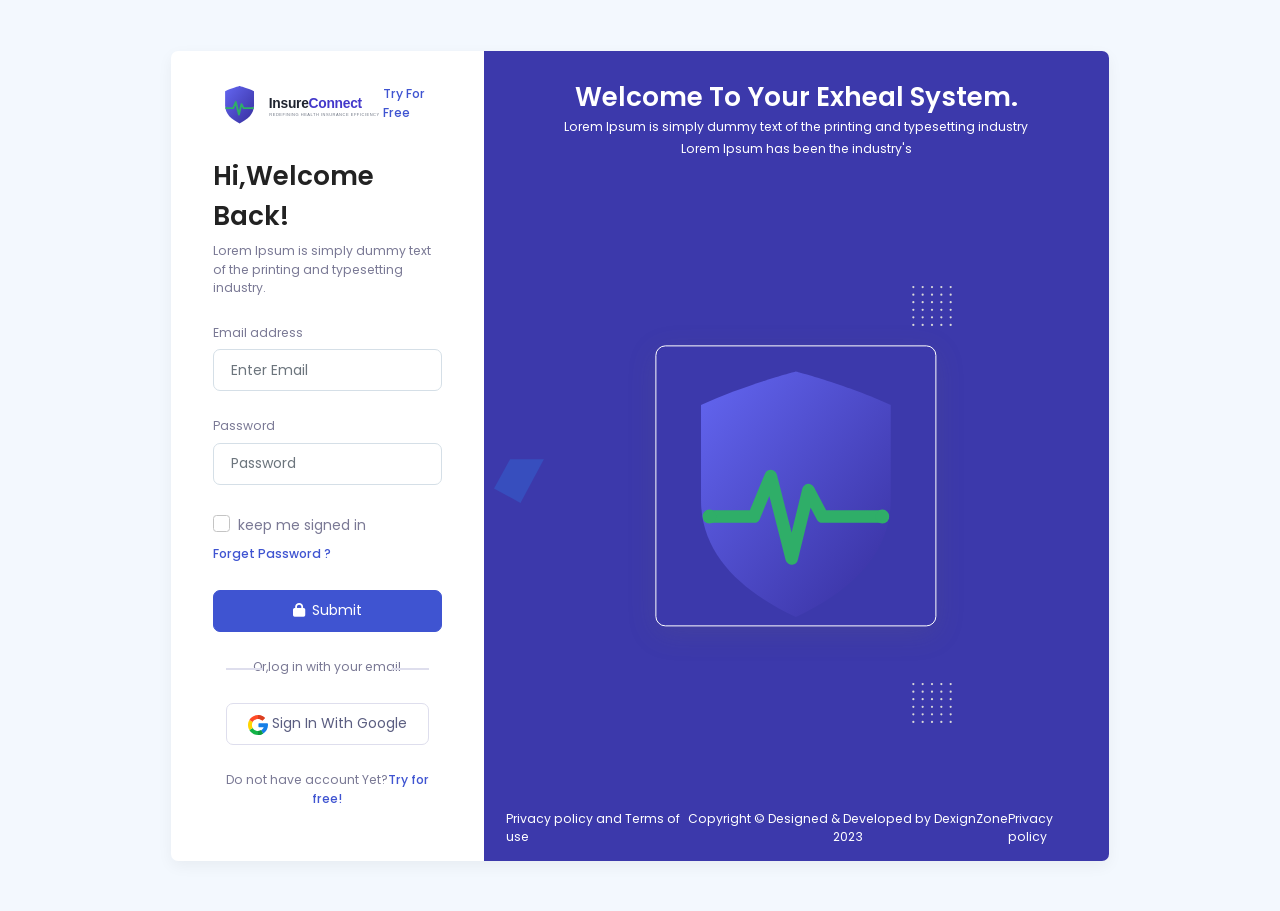
<file: index.html>
<!doctype html>
<html lang="en" class="h-100">
  <head>
    <meta charset="utf-8" />
    <meta http-equiv="X-UA-Compatible" content="IE=edge" />
    <meta name="keywords" content="" />
    <meta name="author" content="" />
    <meta name="robots" content="" />
    <meta name="viewport" content="width=device-width, initial-scale=1" />
    <meta
      name="description"
      content="Salreo : Crypto Trading UI Admin  Bootstrap 5 Template"
    />
    <meta
      property="og:title"
      content="Salreo : Crypto Trading UI Admin  Bootstrap 5 Template"
    />
    <meta
      property="og:description"
      content="Salreo : Crypto Trading UI Admin  Bootstrap 5 Template"
    />
    <meta
      property="og:image"
      content="https://Salreo.dexignZone.com/xhtml/social-image.png"
    />
    <meta name="format-detection" content="telephone=no" />
    <!-- PAGE TITLE HERE -->
    <title>Exheal UI Admin</title>
    <!-- FAVICONS ICON -->
    <link rel="shortcut icon" type="image/png" href="images/favicon.png" />
    <link href="vendor/wow-master/css/libs/animate.css" rel="stylesheet" />
    <link
      href="vendor/bootstrap-select/dist/css/bootstrap-select.min.css"
      rel="stylesheet"
    />
    <link
      rel="stylesheet"
      href="vendor/bootstrap-select-country/css/bootstrap-select-country.min.css"
    />
    <link
      rel="stylesheet"
      href="vendor/jquery-nice-select/css/nice-select.css"
    />
    <!--swiper-slider-->
    <link rel="stylesheet" href="vendor/swiper/css/swiper-bundle.min.css" />
    <link
      href="vendor/bootstrap-datetimepicker/css/bootstrap-datetimepicker.min.css"
      rel="stylesheet"
    />
    <!-- Style css -->
    <link
      href="https://fonts.googleapis.com/css2?family=Material+Icons"
      rel="stylesheet"
    />
    <link href="css/style.css" rel="stylesheet" />
    <script src="js/auth.js"></script>
  </head>

  <body class="body h-100">
    <div class="container-fluid h-100">
      <div class="row h-100 align-items-center justify-contain-center">
        <div class="col-xl-12">
          <div class="card main-width">
            <div class="card-body p-0">
              <div class="row m-0">
                <div class="col-xl-4 col-lg-4">
                  <div class="card">
                    <div class="card-body">
                      <div
                        class="d-flex align-items-center justify-content-between mb-4"
                      >
                        <a href="dashboard.html">
                          <img
                            src="images/insureconnect-lockup.svg"
                            alt="InsureConnect Logo"
                            width="170"
                          />
                        </a>
                        <span class="mt-xl-0 mt-3"
                          ><a
                            href="javascript:void(0);"
                            class="text-primary font-w500"
                            >Try For Free</a
                          ></span
                        >
                      </div>
                      <h2>Hi,Welcome Back!</h2>
                      <span
                        >Lorem Ipsum is simply dummy text of the printing and
                        typesetting industry.</span
                      >
                      <div id="loginMsg" class="mb-3"></div>
                      <form class="mt-4">
                        <div class="form-group mb-4">
                          <label for="exampleInputEmail1">Email address</label>
                          <input
                            type="email"
                            class="form-control"
                            id="exampleInputEmail1"
                            placeholder="Enter Email"
                          />
                        </div>
                        <div class="form-group mb-4">
                          <label for="exampleInputPassword1">Password</label>
                          <input
                            type="password"
                            class="form-control"
                            id="exampleInputPassword1"
                            placeholder="Password"
                          />
                        </div>
                        <div
                          class="d-flex align-items-center justify-content-between mb-4 flex-wrap"
                        >
                          <div class="form-check">
                            <input
                              type="checkbox"
                              class="form-check-input"
                              id="exampleCheck1"
                            />
                            <label
                              class="form-check-label font-w400"
                              for="exampleCheck1"
                              >keep me signed in</label
                            >
                          </div>
                          <span
                            ><a
                              href="#"
                              class="text-primary font-w500 c-pointer"
                              >Forget Password ?</a
                            ></span
                          >
                        </div>
                      </form>
                      <a
                        href="javascript:void(0);"
                        id="loginBtn"
                        class="btn btn-primary btn-block mb-4"
                        ><i class="fa-solid fa-lock text-white me-2"></i
                        >Submit</a
                      >
                      <div id="loginMsg" class="mb-3"></div>
                      <div
                        class="position-relative social-log text-center mb-4"
                      >
                        <span>Or,log in with your email</span>
                      </div>
                      <div class="text-center mb-4">
                        <button class="btn btn-outline-light text-center">
                          <!-- Generator: Adobe Illustrator 19.0.0, SVG Export Plug-In . SVG Version: 6.00 Build 0)  -->
                          <svg
                            version="1.1"
                            width="20"
                            height="20"
                            id="Layer_1"
                            xmlns="http://www.w3.org/2000/svg"
                            xmlns:xlink="http://www.w3.org/1999/xlink"
                            x="0px"
                            y="0px"
                            viewBox="0 0 512 512"
                            style="enable-background: new 0 0 512 512"
                            xml:space="preserve"
                          >
                            <path
                              style="fill: #167ee6"
                              d="M492.668,211.489l-208.84-0.01c-9.222,0-16.697,7.474-16.697,16.696v66.715
													c0,9.22,7.475,16.696,16.696,16.696h117.606c-12.878,33.421-36.914,61.41-67.58,79.194L384,477.589
													c80.442-46.523,128-128.152,128-219.53c0-13.011-0.959-22.312-2.877-32.785C507.665,217.317,500.757,211.489,492.668,211.489z"
                            />
                            <path
                              style="fill: #12b347"
                              d="M256,411.826c-57.554,0-107.798-31.446-134.783-77.979l-86.806,50.034
													C78.586,460.443,161.34,512,256,512c46.437,0,90.254-12.503,128-34.292v-0.119l-50.147-86.81
													C310.915,404.083,284.371,411.826,256,411.826z"
                            />
                            <path
                              style="fill: #0f993e"
                              d="M384,477.708v-0.119l-50.147-86.81c-22.938,13.303-49.48,21.047-77.853,21.047V512
													C302.437,512,346.256,499.497,384,477.708z"
                            />
                            <path
                              style="fill: #ffd500"
                              d="M100.174,256c0-28.369,7.742-54.91,21.043-77.847l-86.806-50.034C12.502,165.746,0,209.444,0,256
													s12.502,90.254,34.411,127.881l86.806-50.034C107.916,310.91,100.174,284.369,100.174,256z"
                            />
                            <path
                              style="fill: #ff4b26"
                              d="M256,100.174c37.531,0,72.005,13.336,98.932,35.519c6.643,5.472,16.298,5.077,22.383-1.008
													l47.27-47.27c6.904-6.904,6.412-18.205-0.963-24.603C378.507,23.673,319.807,0,256,0C161.34,0,78.586,51.557,34.411,128.119
													l86.806,50.034C148.202,131.62,198.446,100.174,256,100.174z"
                            />
                            <path
                              style="fill: #d93f21"
                              d="M354.932,135.693c6.643,5.472,16.299,5.077,22.383-1.008l47.27-47.27
													c6.903-6.904,6.411-18.205-0.963-24.603C378.507,23.672,319.807,0,256,0v100.174C293.53,100.174,328.005,113.51,354.932,135.693z"
                            />
                            <g></g>
                            <g></g>
                            <g></g>
                            <g></g>
                            <g></g>
                            <g></g>
                            <g></g>
                            <g></g>
                            <g></g>
                            <g></g>
                            <g></g>
                            <g></g>
                            <g></g>
                            <g></g>
                            <g></g>
                          </svg>

                          Sign In With Google
                        </button>
                      </div>
                      <div class="text-center">
                        <span class=""
                          >Do not have account Yet?<a
                            href="javascript:void(0);"
                            class="text-primary font-w500"
                            >Try for free!</a
                          ></span
                        >
                      </div>
                    </div>
                  </div>
                </div>
                <div
                  class="col-xl-8 col-lg-8 position-relative bg-secondary login-border"
                >
                  <div class="d-flex flex-column justify-content-between h-100">
                    <div class="content text-center py-4">
                      <h2 class="text-white mb-0">
                        Welcome To Your Exheal System.
                      </h2>
                      <p class="text-white">
                        Lorem Ipsum is simply dummy text of the printing and
                        typesetting industry<br />Lorem Ipsum has been the
                        industry's
                      </p>
                    </div>
                    <div class="login-media-1">
                      <img src="images/insureconnect-icon.svg" alt="" />
                      <svg
                        class="dot-svg"
                        width="40"
                        height="40"
                        viewBox="0 0 89 90"
                        fill="none"
                        xmlns="http://www.w3.org/2000/svg"
                      >
                        <circle cx="2.5" cy="2.5" r="2.5" fill="#D9D9D9" />
                        <circle cx="23.5" cy="2.5" r="2.5" fill="#D9D9D9" />
                        <circle cx="44.5" cy="2.5" r="2.5" fill="#D9D9D9" />
                        <circle cx="65.5" cy="2.5" r="2.5" fill="#D9D9D9" />
                        <circle cx="86.5" cy="2.5" r="2.5" fill="#D9D9D9" />
                        <circle cx="2.5" cy="87.5" r="2.5" fill="#D9D9D9" />
                        <circle cx="23.5" cy="87.5" r="2.5" fill="#D9D9D9" />
                        <circle cx="44.5" cy="87.5" r="2.5" fill="#D9D9D9" />
                        <circle cx="65.5" cy="87.5" r="2.5" fill="#D9D9D9" />
                        <circle cx="86.5" cy="87.5" r="2.5" fill="#D9D9D9" />
                        <circle cx="2.5" cy="70.5" r="2.5" fill="#D9D9D9" />
                        <circle cx="23.5" cy="70.5" r="2.5" fill="#D9D9D9" />
                        <circle cx="44.5" cy="70.5" r="2.5" fill="#D9D9D9" />
                        <circle cx="65.5" cy="70.5" r="2.5" fill="#D9D9D9" />
                        <circle cx="86.5" cy="70.5" r="2.5" fill="#D9D9D9" />
                        <circle cx="2.5" cy="19.5" r="2.5" fill="#D9D9D9" />
                        <circle cx="23.5" cy="19.5" r="2.5" fill="#D9D9D9" />
                        <circle cx="44.5" cy="19.5" r="2.5" fill="#D9D9D9" />
                        <circle cx="65.5" cy="19.5" r="2.5" fill="#D9D9D9" />
                        <circle cx="86.5" cy="19.5" r="2.5" fill="#D9D9D9" />
                        <circle cx="2.5" cy="36.5" r="2.5" fill="#D9D9D9" />
                        <circle cx="23.5" cy="36.5" r="2.5" fill="#D9D9D9" />
                        <circle cx="44.5" cy="36.5" r="2.5" fill="#D9D9D9" />
                        <circle cx="65.5" cy="36.5" r="2.5" fill="#D9D9D9" />
                        <circle cx="86.5" cy="36.5" r="2.5" fill="#D9D9D9" />
                        <circle cx="2.5" cy="53.5" r="2.5" fill="#D9D9D9" />
                        <circle cx="23.5" cy="53.5" r="2.5" fill="#D9D9D9" />
                        <circle cx="44.5" cy="53.5" r="2.5" fill="#D9D9D9" />
                        <circle cx="65.5" cy="53.5" r="2.5" fill="#D9D9D9" />
                        <circle cx="86.5" cy="53.5" r="2.5" fill="#D9D9D9" />
                      </svg>
                      <svg
                        class="dot-svg-end"
                        width="40"
                        height="40"
                        viewBox="0 0 89 90"
                        fill="none"
                        xmlns="http://www.w3.org/2000/svg"
                      >
                        <circle cx="2.5" cy="2.5" r="2.5" fill="#D9D9D9" />
                        <circle cx="23.5" cy="2.5" r="2.5" fill="#D9D9D9" />
                        <circle cx="44.5" cy="2.5" r="2.5" fill="#D9D9D9" />
                        <circle cx="65.5" cy="2.5" r="2.5" fill="#D9D9D9" />
                        <circle cx="86.5" cy="2.5" r="2.5" fill="#D9D9D9" />
                        <circle cx="2.5" cy="87.5" r="2.5" fill="#D9D9D9" />
                        <circle cx="23.5" cy="87.5" r="2.5" fill="#D9D9D9" />
                        <circle cx="44.5" cy="87.5" r="2.5" fill="#D9D9D9" />
                        <circle cx="65.5" cy="87.5" r="2.5" fill="#D9D9D9" />
                        <circle cx="86.5" cy="87.5" r="2.5" fill="#D9D9D9" />
                        <circle cx="2.5" cy="70.5" r="2.5" fill="#D9D9D9" />
                        <circle cx="23.5" cy="70.5" r="2.5" fill="#D9D9D9" />
                        <circle cx="44.5" cy="70.5" r="2.5" fill="#D9D9D9" />
                        <circle cx="65.5" cy="70.5" r="2.5" fill="#D9D9D9" />
                        <circle cx="86.5" cy="70.5" r="2.5" fill="#D9D9D9" />
                        <circle cx="2.5" cy="19.5" r="2.5" fill="#D9D9D9" />
                        <circle cx="23.5" cy="19.5" r="2.5" fill="#D9D9D9" />
                        <circle cx="44.5" cy="19.5" r="2.5" fill="#D9D9D9" />
                        <circle cx="65.5" cy="19.5" r="2.5" fill="#D9D9D9" />
                        <circle cx="86.5" cy="19.5" r="2.5" fill="#D9D9D9" />
                        <circle cx="2.5" cy="36.5" r="2.5" fill="#D9D9D9" />
                        <circle cx="23.5" cy="36.5" r="2.5" fill="#D9D9D9" />
                        <circle cx="44.5" cy="36.5" r="2.5" fill="#D9D9D9" />
                        <circle cx="65.5" cy="36.5" r="2.5" fill="#D9D9D9" />
                        <circle cx="86.5" cy="36.5" r="2.5" fill="#D9D9D9" />
                        <circle cx="2.5" cy="53.5" r="2.5" fill="#D9D9D9" />
                        <circle cx="23.5" cy="53.5" r="2.5" fill="#D9D9D9" />
                        <circle cx="44.5" cy="53.5" r="2.5" fill="#D9D9D9" />
                        <circle cx="65.5" cy="53.5" r="2.5" fill="#D9D9D9" />
                        <circle cx="86.5" cy="53.5" r="2.5" fill="#D9D9D9" />
                      </svg>

                      <svg
                        class="t-svg"
                        width="50"
                        height="50"
                        viewBox="0 0 192 169"
                        fill="none"
                        xmlns="http://www.w3.org/2000/svg"
                      >
                        <path
                          d="M61.5393 0.840397L191.627 0.840258L101.714 168.846L-4.87743e-05 113.076L61.5393 0.840397Z"
                          fill="#2696FD"
                          fill-opacity="0.22"
                        />
                      </svg>
                    </div>
                    <div class="login-media-2"></div>
                    <div
                      class="d-flex align-items-center justify-content-between text-white pb-3 px-2"
                    >
                      <span
                        ><a
                          href="javascript:void(0);"
                          class="text-white d-xl-block d-none"
                          >Privacy policy and Terms of use</a
                        ></span
                      >
                      <span class="text-center"
                        ><a href="javascript:void(0);" class="text-white"
                          >Copyright © Designed &amp; Developed by</a
                        >
                        <a
                          class="text-white"
                          href="https://dexignzone.com/"
                          target="_blank"
                          >DexignZone</a
                        >
                        2023</span
                      >
                      <span
                        ><a
                          href="javascript:void(0);"
                          class="text-white d-xl-block d-none"
                        >
                          Privacy policy</a
                        ></span
                      >
                    </div>
                  </div>
                </div>
              </div>
            </div>
          </div>
        </div>
      </div>
    </div>

    <!--**********************************
        Scripts
    ***********************************-->
    <!-- Required vendors -->
    <script src="vendor/global/global.min.js"></script>
  </body>
</html>
</file>
<file: vendor/jquery-nice-select/css/nice-select.css>
.nice-select {
  -webkit-tap-highlight-color: transparent;
  background-color: #fff;
  border-radius: 5px;
  border: solid 1px #e8e8e8;
  box-sizing: border-box;
  clear: both;
  cursor: pointer;
  display: block;
  float: left;
  font-family: inherit;
  font-size: 14px;
  font-weight: normal;
  height: 42px;
  line-height: 40px;
  outline: none;
  padding-left: 18px;
  padding-right: 30px;
  position: relative;
  text-align: left !important;
  -webkit-transition: all 0.2s ease-in-out;
  transition: all 0.2s ease-in-out;
  -webkit-user-select: none;
     -moz-user-select: none;
      -ms-user-select: none;
          user-select: none;
  white-space: nowrap;
  width: auto; }
  .nice-select:hover {
    border-color: #dbdbdb; }
  .nice-select:active, .nice-select.open, .nice-select:focus {
    border-color: #999; }
  .nice-select:after {
    border-bottom: 3px solid #eee;
    border-right: 3px solid #eee;
    content: '';
    display: block;
    height: 10px;
    margin-top: -6px;
    pointer-events: none;
    position: absolute;
    right: 8px;
    top: 50%;
	margin-right:10px;
    -webkit-transform-origin: 66% 66%;
        -ms-transform-origin: 66% 66%;
            transform-origin: 66% 66%;
    -webkit-transform: rotate(45deg);
        -ms-transform: rotate(45deg);
            transform: rotate(45deg);
    -webkit-transition: all 0.15s ease-in-out;
    transition: all 0.15s ease-in-out;
    width: 10px; }
  .nice-select.open:after {
    -webkit-transform: rotate(-135deg);
        -ms-transform: rotate(-135deg);
            transform: rotate(-135deg); }
  .nice-select.open .list {
    opacity: 1;
    pointer-events: auto;
    -webkit-transform: scale(1) translateY(0);
        -ms-transform: scale(1) translateY(0);
            transform: scale(1) translateY(0); }
  .nice-select.disabled {
    border-color: #ededed;
    color: #999;
    pointer-events: none; }
    .nice-select.disabled:after {
      border-color: #cccccc; }
  .nice-select.wide {
    width: 100%;
	line-height:44px;
	}
    .nice-select.wide .list {
      left: 0 !important;
      right: 0 !important; }
  .nice-select.right {
    float: right; }
    .nice-select.right .list {
      left: auto;
      right: 0; }
  .nice-select.small {
    font-size: 12px;
    height: 36px;
    line-height: 34px; }
    .nice-select.small:after {
      height: 4px;
      width: 4px; }
    .nice-select.small .option {
      line-height: 34px;
      min-height: 34px; }
  .nice-select .list {
    background-color: #fff;
    border-radius: 5px;
    box-shadow: 0 0 0 1px rgba(68, 68, 68, 0.11);
    box-sizing: border-box;
    margin-top: 4px;
    opacity: 0;
    overflow: hidden;
    padding: 0;
    pointer-events: none;
    position: absolute;
    top: 100%;
    left: 0;
    -webkit-transform-origin: 50% 0;
        -ms-transform-origin: 50% 0;
            transform-origin: 50% 0;
    -webkit-transform: scale(0.75) translateY(-21px);
        -ms-transform: scale(0.75) translateY(-21px);
            transform: scale(0.75) translateY(-21px);
    -webkit-transition: all 0.2s cubic-bezier(0.5, 0, 0, 1.25), opacity 0.15s ease-out;
    transition: all 0.2s cubic-bezier(0.5, 0, 0, 1.25), opacity 0.15s ease-out;
    z-index: 9; }
    .nice-select .list:hover .option:not(:hover) {
      background-color: transparent !important; }
  .nice-select .option {
    cursor: pointer;
    font-weight: 400;
    line-height: 40px;
    list-style: none;
    min-height: 40px;
    outline: none;
    padding-left: 18px;
    padding-right: 29px;
    text-align: left;
    -webkit-transition: all 0.2s;
    transition: all 0.2s; }
    .nice-select .option:hover, .nice-select .option.focus, .nice-select .option.selected.focus {
      background-color: #f6f6f6; }
    .nice-select .option.selected {
      font-weight: bold; }
    .nice-select .option.disabled {
      background-color: transparent;
      color: #999;
      cursor: default; }

.no-csspointerevents .nice-select .list {
  display: none; }

.no-csspointerevents .nice-select.open .list {
  display: block; }
</file>
